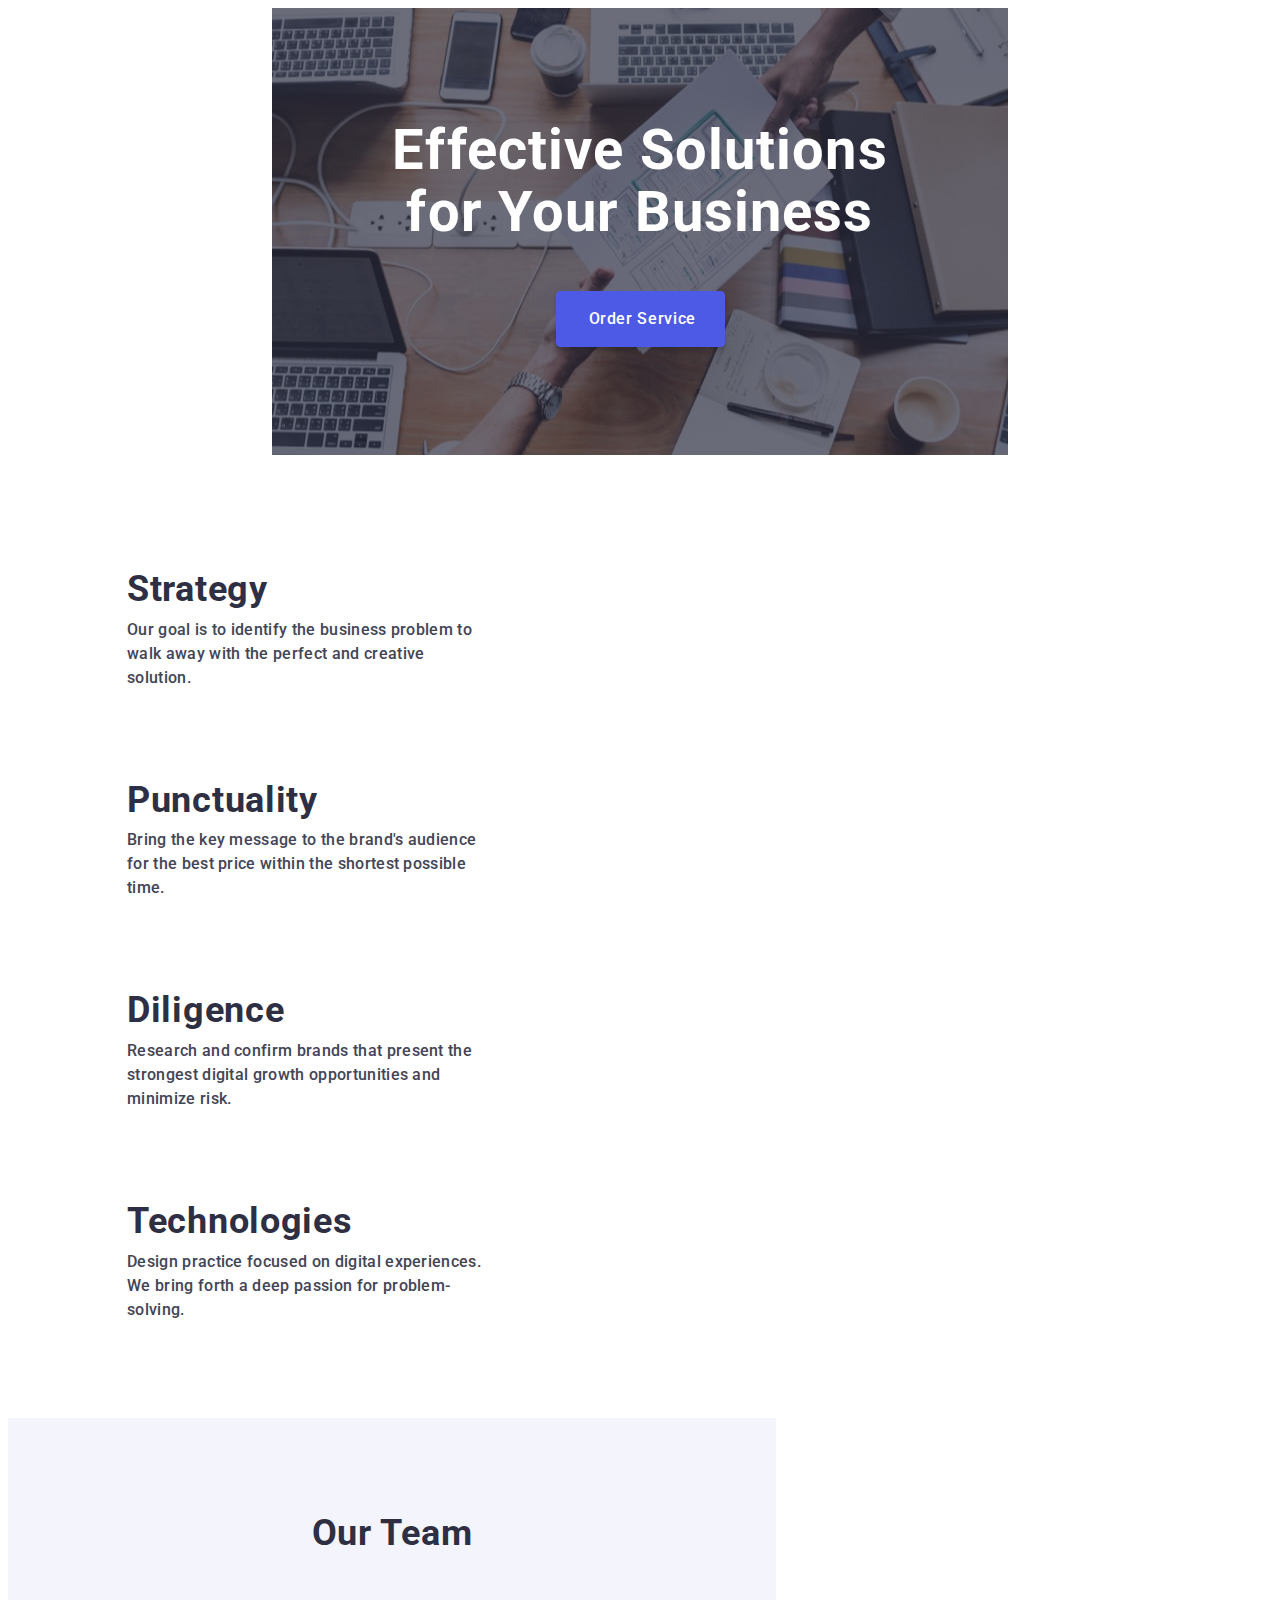
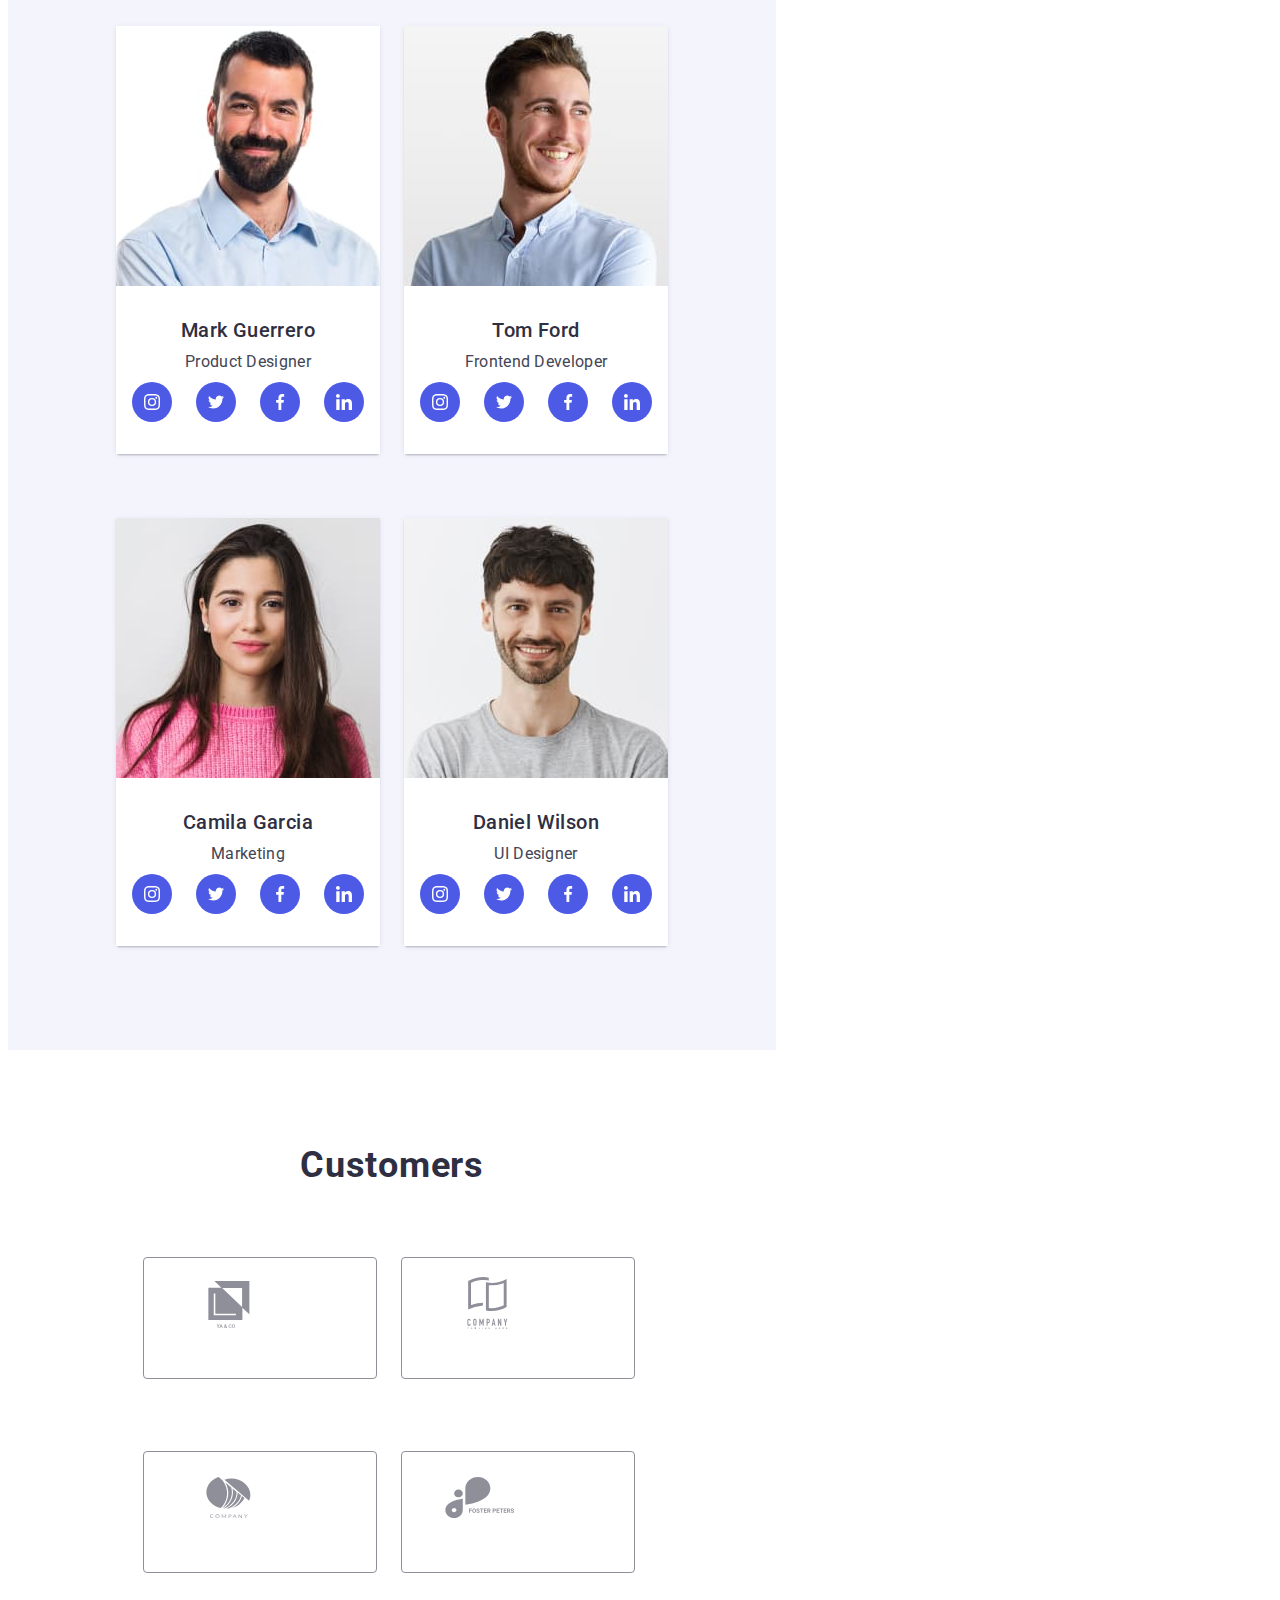
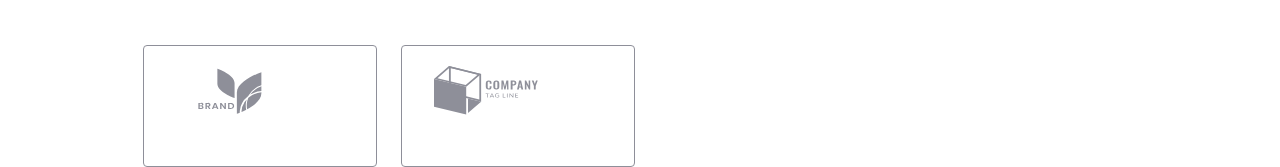
<file: index.html>
<!DOCTYPE html>
<html lang="en">
  <head>
    <meta charset="UTF-8" />
    <meta http-equiv="X-UA-Compatible" content="IE=edge" />
    <meta name="viewport" content="width=, initial-scale=1.0" />
    <title>WebStudio</title>
    <link rel="preconnect" href="https://fonts.googleapis.com" />
    <link rel="preconnect" href="https://fonts.gstatic.com" crossorigin />
    <link
      href="https://fonts.googleapis.com/css2?family=Raleway:wght@800&family=Roboto:wght@400;500;700;900&display=swap"
      rel="stylesheet"
    />
    <link
      rel="stylesheet"
      href="https://cdnjs.cloudflare.com/ajax/libs/modern-normalize/1.1.0/modern-normalize.min.css"
      integrity="sha512-wpPYUAdjBVSE4KJnH1VR1HeZfpl1ub8YT/NKx4PuQ5NmX2tKuGu6U/JRp5y+Y8XG2tV+wKQpNHVUX03MfMFn9Q=="
      crossorigin="anonymous"
      referrerpolicy="no-referrer"
    />
    <link rel="stylesheet" href="./css/styles.css" />
    <link rel="stylesheet" href="./css/media.css" />
    <meta name="viewport" content="width=device-width, initial-scale=1.0" />
  </head>
  <body>
    <!-- <header class="header">
      <div class="container header-container">
        <nav class="header-nav">
          <a href="./index.html" class="logo-header link"
            >Web<span class="studio">Studio</span></a
          >
          <ul class="mune list studio-menu">
            <li>
              <a href="./index.html" class="nav link studio-nav">Studio</a>
            </li>
            <li>
              <a href="./portfolio.html" class="nav link">Portfolio</a>
            </li>
            <li><a href="" class="nav link">Contacts</a></li>
          </ul>
        </nav>
        <address class="address">
          <ul class="mail-tel list">
            <li>
              <a href="mailto:info@devstudio.com" class="address-link link"
                >info@devstudio.com</a
              >
            </li>
            <li>
              <a href="tel:+110001111111" class="address-link link"
                >+11 (000) 111-11-11</a
              >
            </li>
          </ul>
        </address>
      </div>
    </header> -->
    <main>
      <!-- hero -->
      <section class="hero">
        <div class="container">
          <h1 class="hero-title">Effective Solutions for Your Business</h1>
          <button type="button" class="btn" data-modal-open>
            Order Service
          </button>
        </div>
      </section>
      <!-- advantages -->
      <section class="advantages section">
        <div class="container">
          <h2 class="section-h"></h2>
          <ul class="section-list list">
            <li class="section-lis">
              <div class="advanteges-icons-container">
                <svg width="64" height="64" class="advanteges-icons">
                  <use href="./images/icons.svg#icon-antenna"></use>
                </svg>
              </div>
              <h3 class="section-title">Strategy</h3>
              <p class="section-text">
                Our goal is to identify the business problem to walk away with
                the perfect and creative solution.
              </p>
            </li>
            <li class="section-lis">
              <div class="advanteges-icons-container">
                <svg width="64" height="64" class="advanteges-icons">
                  <use href="./images/icons.svg#icon-clock"></use>
                </svg>
              </div>
              <h3 class="section-title">Punctuality</h3>
              <p class="section-text">
                Bring the key message to the brand's audience for the best price
                within the shortest possible time.
              </p>
            </li>
            <li class="section-lis">
              <div class="advanteges-icons-container">
                <svg width="64" height="64" class="advanteges-icons">
                  <use href="./images/icons.svg#icon-diagram"></use>
                </svg>
              </div>
              <h3 class="section-title">Diligence</h3>
              <p class="section-text">
                Research and confirm brands that present the strongest digital
                growth opportunities and minimize risk.
              </p>
            </li>
            <li class="section-lis lis">
              <div class="advanteges-icons-container">
                <svg width="64" height="64" class="advanteges-icons">
                  <use href="./images/icons.svg#icon-astronaut"></use>
                </svg>
              </div>
              <h3 class="section-title">Technologies</h3>
              <p class="section-text">
                Design practice focused on digital experiences. We bring forth a
                deep passion for problem-solving.
              </p>
            </li>
          </ul>
        </div>
      </section>
      <!-- What are we doing -->
      <!-- <section class="work section">
        <div class="container">
          <h2 class="work-title">What are we doing</h2>
          <ul class="work-list list">
            <li>
              <img
                src="./images/computer.jpg"
                alt="computer"
                width="360"
                height="300"
              />
            </li>
            <li>
              <img
                src="./images/phone.jpg"
                alt="phone"
                width="360"
                height="300"
              />
            </li>
            <li>
              <img
                src="./images/phone_and_computer.jpg"
                alt="computer and phone"
                width="360"
                height="300"
              />
            </li>
          </ul>
        </div>
      </section> -->
      <!-- team -->
      <section class="team section">
        <div class="container">
          <h2 class="team-title">Our Team</h2>
          <ul class="team-list list">
            <li class="team-lis">
              <img
                src="./images/mark_guerrero.jpg"
                alt="team worker"
                width="264"
                height="260"
              />
              <div class="contur">
                <h3 class="team-member">Mark Guerrero</h3>
                <p class="team-text">Product Designer</p>
                <ul class="team-soc-list list">
                  <li class="team-soc-item">
                    <a href="" class="team-soc-link">
                      <svg width="16" height="16" class="team-soc">
                        <use href="./images/icons.svg#icon-instagram"></use>
                      </svg>
                    </a>
                  </li>
                  <li class="team-soc-item">
                    <a href="" class="team-soc-link">
                      <svg width="16" height="16" class="team-soc">
                        <use href="./images/icons.svg#icon-twitter"></use>
                      </svg>
                    </a>
                  </li>
                  <li class="team-soc-item">
                    <a href="" class="team-soc-link">
                      <svg width="16" height="16" class="team-soc">
                        <use href="./images/icons.svg#icon-facebook"></use>
                      </svg>
                    </a>
                  </li>
                  <li class="team-soc-item">
                    <a href="" class="team-soc-link">
                      <svg width="16" height="16" class="team-soc">
                        <use href="./images/icons.svg#icon-linkedin"></use>
                      </svg>
                    </a>
                  </li>
                </ul>
              </div>
            </li>
            <li class="team-lis">
              <img
                src="./images/tom_ford.jpg"
                alt="team worker"
                width="264"
                height="260"
              />
              <div class="contur">
                <h3 class="team-member">Tom Ford</h3>
                <p class="team-text">Frontend Developer</p>
                <ul class="team-soc-list list">
                  <li class="team-soc-item">
                    <a href="" class="team-soc-link">
                      <svg width="16" height="16" class="team-soc">
                        <use href="./images/icons.svg#icon-instagram"></use>
                      </svg>
                    </a>
                  </li>
                  <li class="team-soc-item">
                    <a href="" class="team-soc-link">
                      <svg width="16" height="16" class="team-soc">
                        <use href="./images/icons.svg#icon-twitter"></use>
                      </svg>
                    </a>
                  </li>
                  <li class="team-soc-item">
                    <a href="" class="team-soc-link">
                      <svg width="16" height="16" class="team-soc">
                        <use href="./images/icons.svg#icon-facebook"></use>
                      </svg>
                    </a>
                  </li>
                  <li class="team-soc-item">
                    <a href="" class="team-soc-link">
                      <svg width="16" height="16" class="team-soc">
                        <use href="./images/icons.svg#icon-linkedin"></use>
                      </svg>
                    </a>
                  </li>
                </ul>
              </div>
            </li>
            <li class="team-lis">
              <img
                src="./images/camila_garcia.jpg"
                alt="team worker"
                width="264"
                height="260"
              />
              <div class="contur">
                <h3 class="team-member">Camila Garcia</h3>
                <p class="team-text">Marketing</p>
                <ul class="team-soc-list list">
                  <li class="team-soc-item">
                    <a href="" class="team-soc-link">
                      <svg width="16" height="16" class="team-soc">
                        <use href="./images/icons.svg#icon-instagram"></use>
                      </svg>
                    </a>
                  </li>
                  <li class="team-soc-item">
                    <a href="" class="team-soc-link">
                      <svg width="16" height="16" class="team-soc">
                        <use href="./images/icons.svg#icon-twitter"></use>
                      </svg>
                    </a>
                  </li>
                  <li class="team-soc-item">
                    <a href="" class="team-soc-link">
                      <svg width="16" height="16" class="team-soc">
                        <use href="./images/icons.svg#icon-facebook"></use>
                      </svg>
                    </a>
                  </li>
                  <li class="team-soc-item">
                    <a href="" class="team-soc-link">
                      <svg width="16" height="16" class="team-soc">
                        <use href="./images/icons.svg#icon-linkedin"></use>
                      </svg>
                    </a>
                  </li>
                </ul>
              </div>
            </li>
            <li class="team-lis">
              <img
                src="./images/daniel_wilson.jpg"
                alt="team worker"
                width="264"
                height="260"
              />
              <div class="contur">
                <h3 class="team-member">Daniel Wilson</h3>
                <p class="team-text">UI Designer</p>
                <ul class="team-soc-list list">
                  <li class="team-soc-item">
                    <a href="" class="team-soc-link">
                      <svg width="16" height="16" class="team-soc">
                        <use href="./images/icons.svg#icon-instagram"></use>
                      </svg>
                    </a>
                  </li>
                  <li class="team-soc-item">
                    <a href="" class="team-soc-link">
                      <svg width="16" height="16" class="team-soc">
                        <use href="./images/icons.svg#icon-twitter"></use>
                      </svg>
                    </a>
                  </li>
                  <li class="team-soc-item">
                    <a href="" class="team-soc-link">
                      <svg width="16" height="16" class="team-soc">
                        <use href="./images/icons.svg#icon-facebook"></use>
                      </svg>
                    </a>
                  </li>
                  <li class="team-soc-item">
                    <a href="" class="team-soc-link">
                      <svg width="16" height="16" class="team-soc">
                        <use href="./images/icons.svg#icon-linkedin"></use>
                      </svg>
                    </a>
                  </li>
                </ul>
              </div>
            </li>
          </ul>
        </div>
      </section>
      <!-- customers -->
      <section class="customers">
        <div class="container">
          <h2 class="customers-title">Customers</h2>
          <ul class="customers-list-icon list">
            <li class="customers-item-icon">
              <a href="" class="customers-link-icon">
                <svg width="110" height="56px" class="customers-icon">
                  <use href="./images/icons.svg#icon-ya-co"></use>
                </svg>
              </a>
            </li>
            <li class="customers-item-icon">
              <a href="" class="customers-link-icon">
                <svg width="110" height="56px" class="customers-icon">
                  <use href="./images/icons.svg#icon-company-tagline"></use>
                </svg>
              </a>
            </li>
            <li class="customers-item-icon">
              <a href="" class="customers-link-icon">
                <svg width="110" height="56px" class="customers-icon">
                  <use href="./images/icons.svg#icon-company"></use>
                </svg>
              </a>
            </li>
            <li class="customers-item-icon">
              <a href="" class="customers-link-icon">
                <svg width="110" height="56px" class="customers-icon">
                  <use href="./images/icons.svg#icon-foster-peters"></use>
                </svg>
              </a>
            </li>
            <li class="customers-item-icon">
              <a href="" class="customers-link-icon">
                <svg width="110" height="56px" class="customers-icon">
                  <use href="./images/icons.svg#icon-brand"></use>
                </svg>
              </a>
            </li>
            <li class="customers-item-icon">
              <a href="" class="customers-link-icon">
                <svg width="110" height="56px" class="customers-icon">
                  <use href="./images/icons.svg#icon-tag-line"></use>
                </svg>
              </a>
            </li>
          </ul>
        </div>
      </section>
    </main>
    <!-- footer -->
    <!-- <footer class="footer section">
      <div class="container footer-container">
        <div class="footer-container-icon">
          <a href="./index.html" class="logo-footer link"
            >Web<span class="footer-studio">Studio</span></a
          >
          <p class="footer-text">
            Increase the flow of customers and sales for your business with
            digital marketing & growth solutions.
          </p>
        </div>
        <div class="footer-soc-container">
          <h2 class="footer-title">Social media</h2>
          <ul class="footer-soc-list list">
            <li class="fotter-soc-item">
              <a href="" class="footer-soc-link">
                <svg width="24" height="24" class="footer-soc">
                  <use href="./images/icons.svg#icon-instagram"></use>
                </svg>
              </a>
            </li>
            <li class="fotter-soc-item">
              <a href="" class="footer-soc-link">
                <svg width="24" height="24" class="footer-soc">
                  <use href="./images/icons.svg#icon-twitter"></use>
                </svg>
              </a>
            </li>
            <li class="fotter-soc-item">
              <a href="" class="footer-soc-link">
                <svg width="24" height="24" class="footer-soc">
                  <use href="./images/icons.svg#icon-facebook"></use>
                </svg>
              </a>
            </li>
            <li class="fotter-soc-item">
              <a href="" class="footer-soc-link">
                <svg width="24" height="24" class="footer-soc">
                  <use href="./images/icons.svg#icon-linkedin"></use>
                </svg>
              </a>
            </li>
          </ul>
        </div>
        <div class="fotter-subscribe">
          <h2 class="subscribe-title">Subscribe</h2>
          <form class="input-container">
            <input
              type="text"
              class="input-footer"
              name="e-mail"
              id="e-mail"
              placeholder="E-mail"
            />
            <button type="submit" class="footer-btn">
              Subscribe
              <svg class="icon-send">
                <use href="./images/icons.svg#icon-send"></use>
              </svg>
            </button>
          </form>
        </div>
      </div>
    </footer> -->
    <!-- modal -->
    <!-- <div class="backdrop is-hidden" data-modal>
      <div class="modal">
        <button type="button" class="modal-buttom" data-modal-close>
          <svg width="8" height="8" class="modal-icon">
            <use href="./images/icons.svg#icon-close-black"></use>
          </svg>
        </button>
        <h2 class="modal-title">
          Leave your contacts and we will call you back
        </h2>
        <form class="modal-form">
          <div class="modal-container">
            <label for="user-name" class="modal-label">Name</label>
            <div class="input-svg">
              <input
                type="text"
                id="user-name"
                name="user-name"
                class="modal-input"
              />
              <svg width="18" height="24" class="modal-input-icon">
                <use href="./images/icons.svg#icon-name"></use>
              </svg>
            </div>
          </div>
          <div class="modal-container">
            <label for="user-phone" class="modal-label">Phone</label>
            <div class="input-svg">
              <input
                type="tel"
                id="user-phone"
                name="user-phone"
                class="modal-input"
              />
              <svg width="18" height="24" class="modal-input-icon">
                <use href="./images/icons.svg#icon-phone"></use>
              </svg>
            </div>
          </div>
          <div class="modal-container">
            <label for="user-email" class="modal-label">Email</label>
            <div class="input-svg">
              <input
                type="email"
                id="user-email"
                name="user-email"
                class="modal-input"
              />
              <svg width="18" height="24" class="modal-input-icon">
                <use href="./images/icons.svg#icon-email"></use>
              </svg>
            </div>
          </div>
          <div class="textarea-container">
            <label for="user-comment" class="modal-label">Comment</label>
            <textarea
              class="textarea"
              name="user-comment"
              id="user-comment"
              cols="30"
              rows="10"
              placeholder="Text input"
            ></textarea>
          </div>
          <div class="modal-checkbox">
            <input
              type="checkbox"
              id="checkbox"
              name="checkbox"
              value="true"
              class="check-modal visually-hidden"
            />
            <label for="checkbox" class="checkbox-label">
              I accept the terms and conditions of the
              <a href="" class="check-link">Privacy Policy</a>
            </label>
          </div>
          <button type="submit" class="modal-btn">Send</button>
        </form>
      </div>
    </div> -->
    <script src="./js/modal.js"></script>
  </body>
</html>
</file>
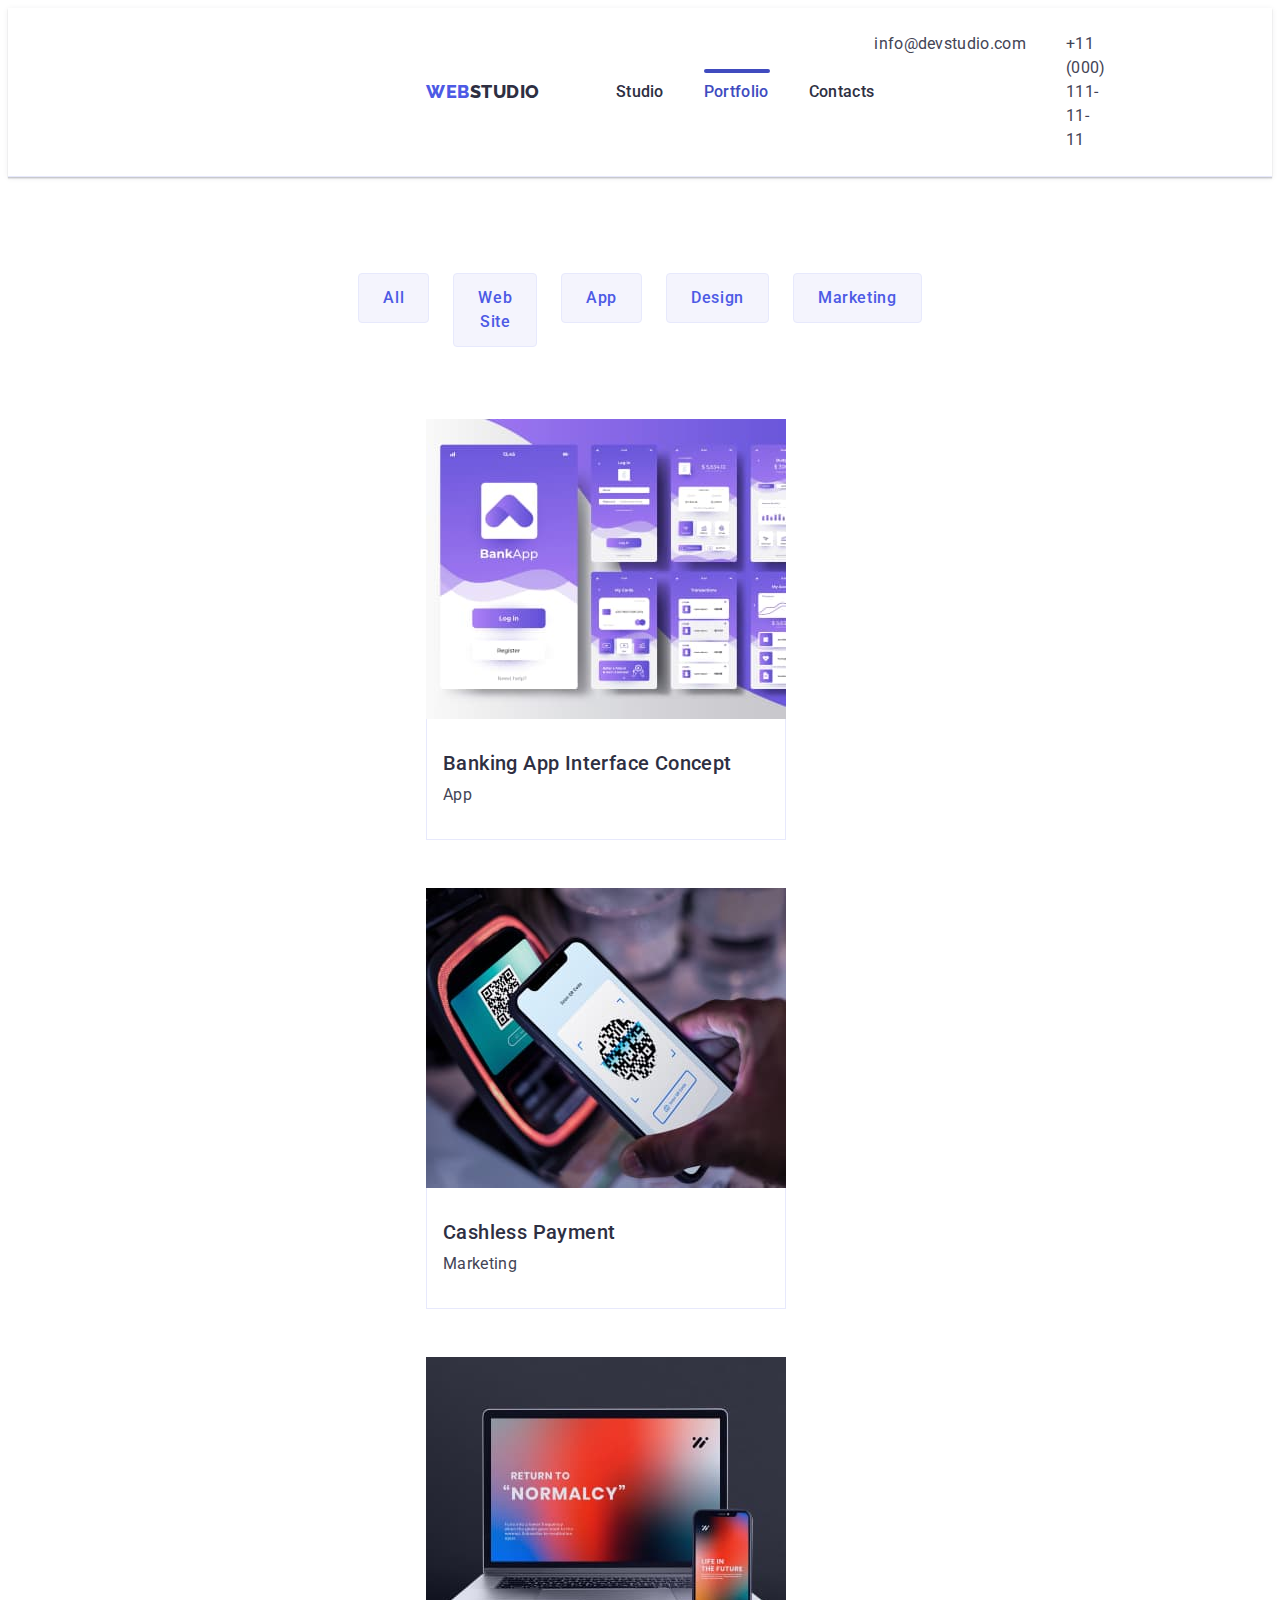
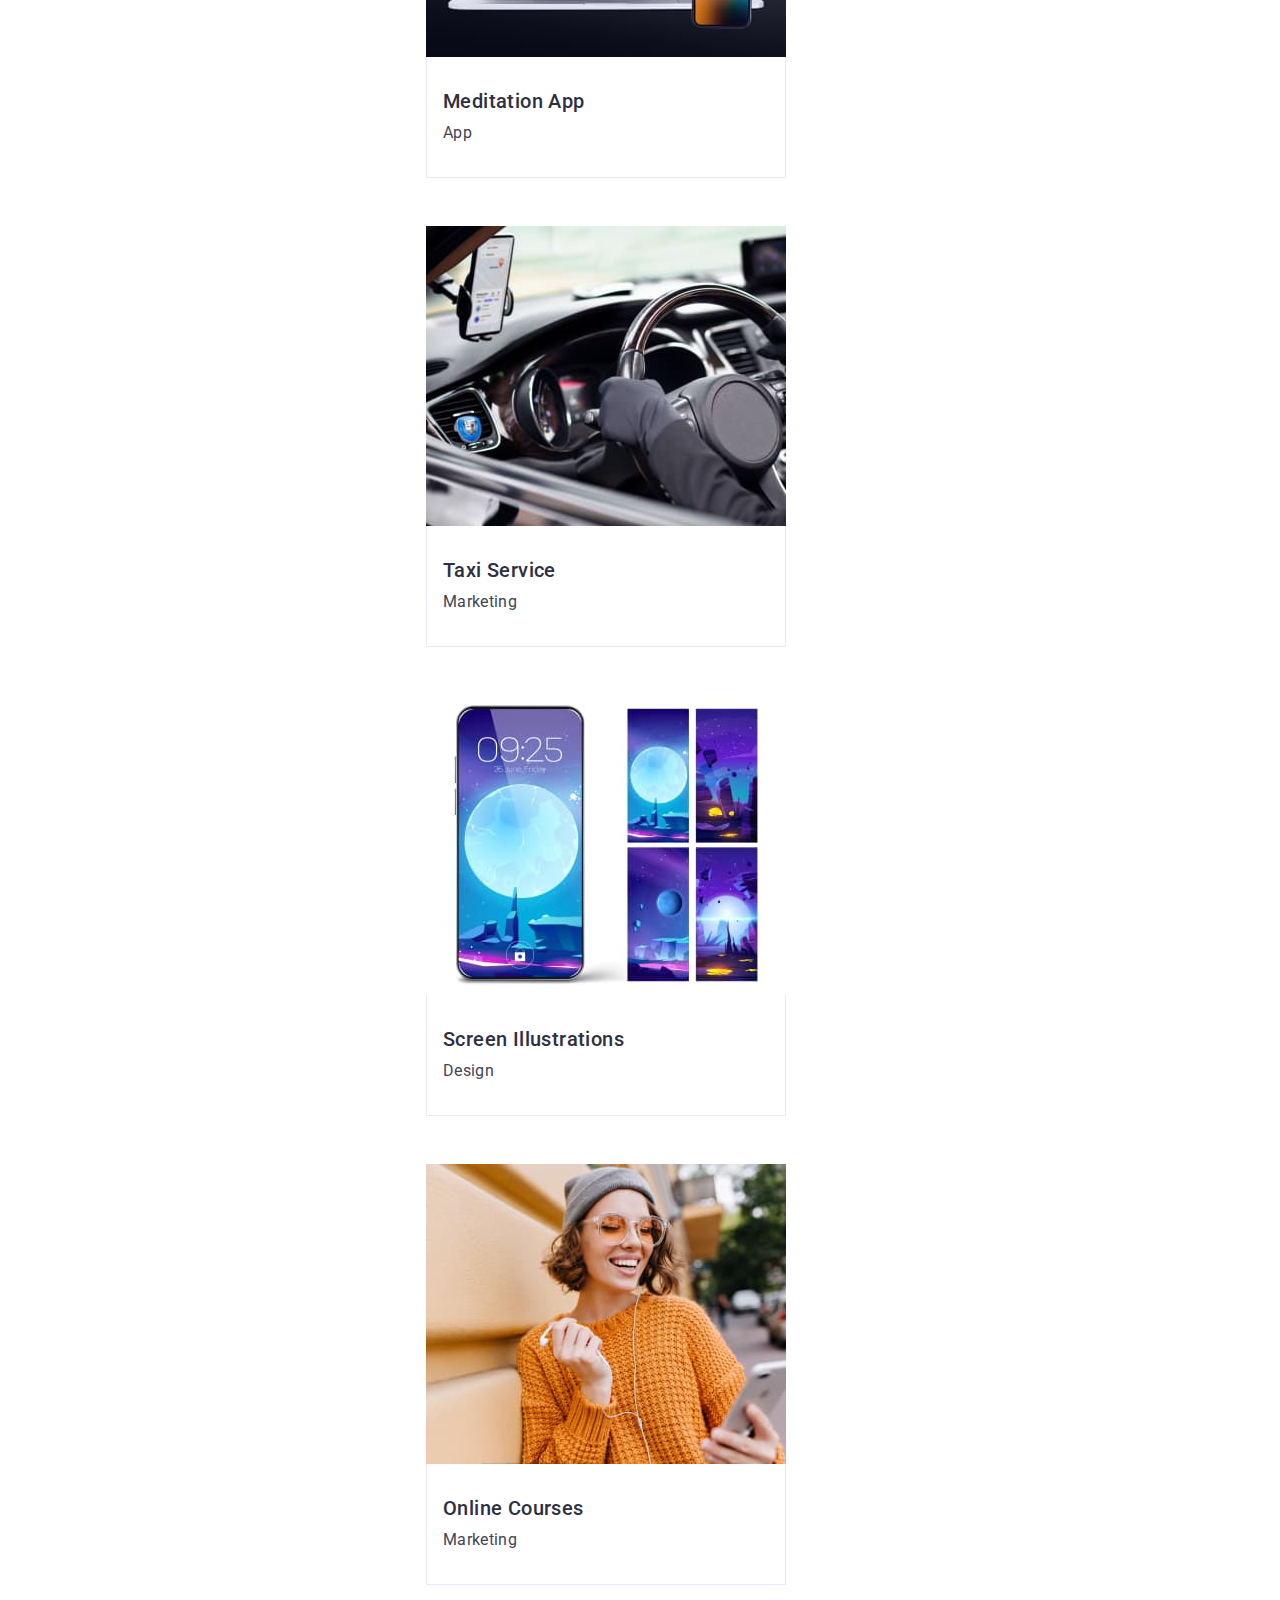
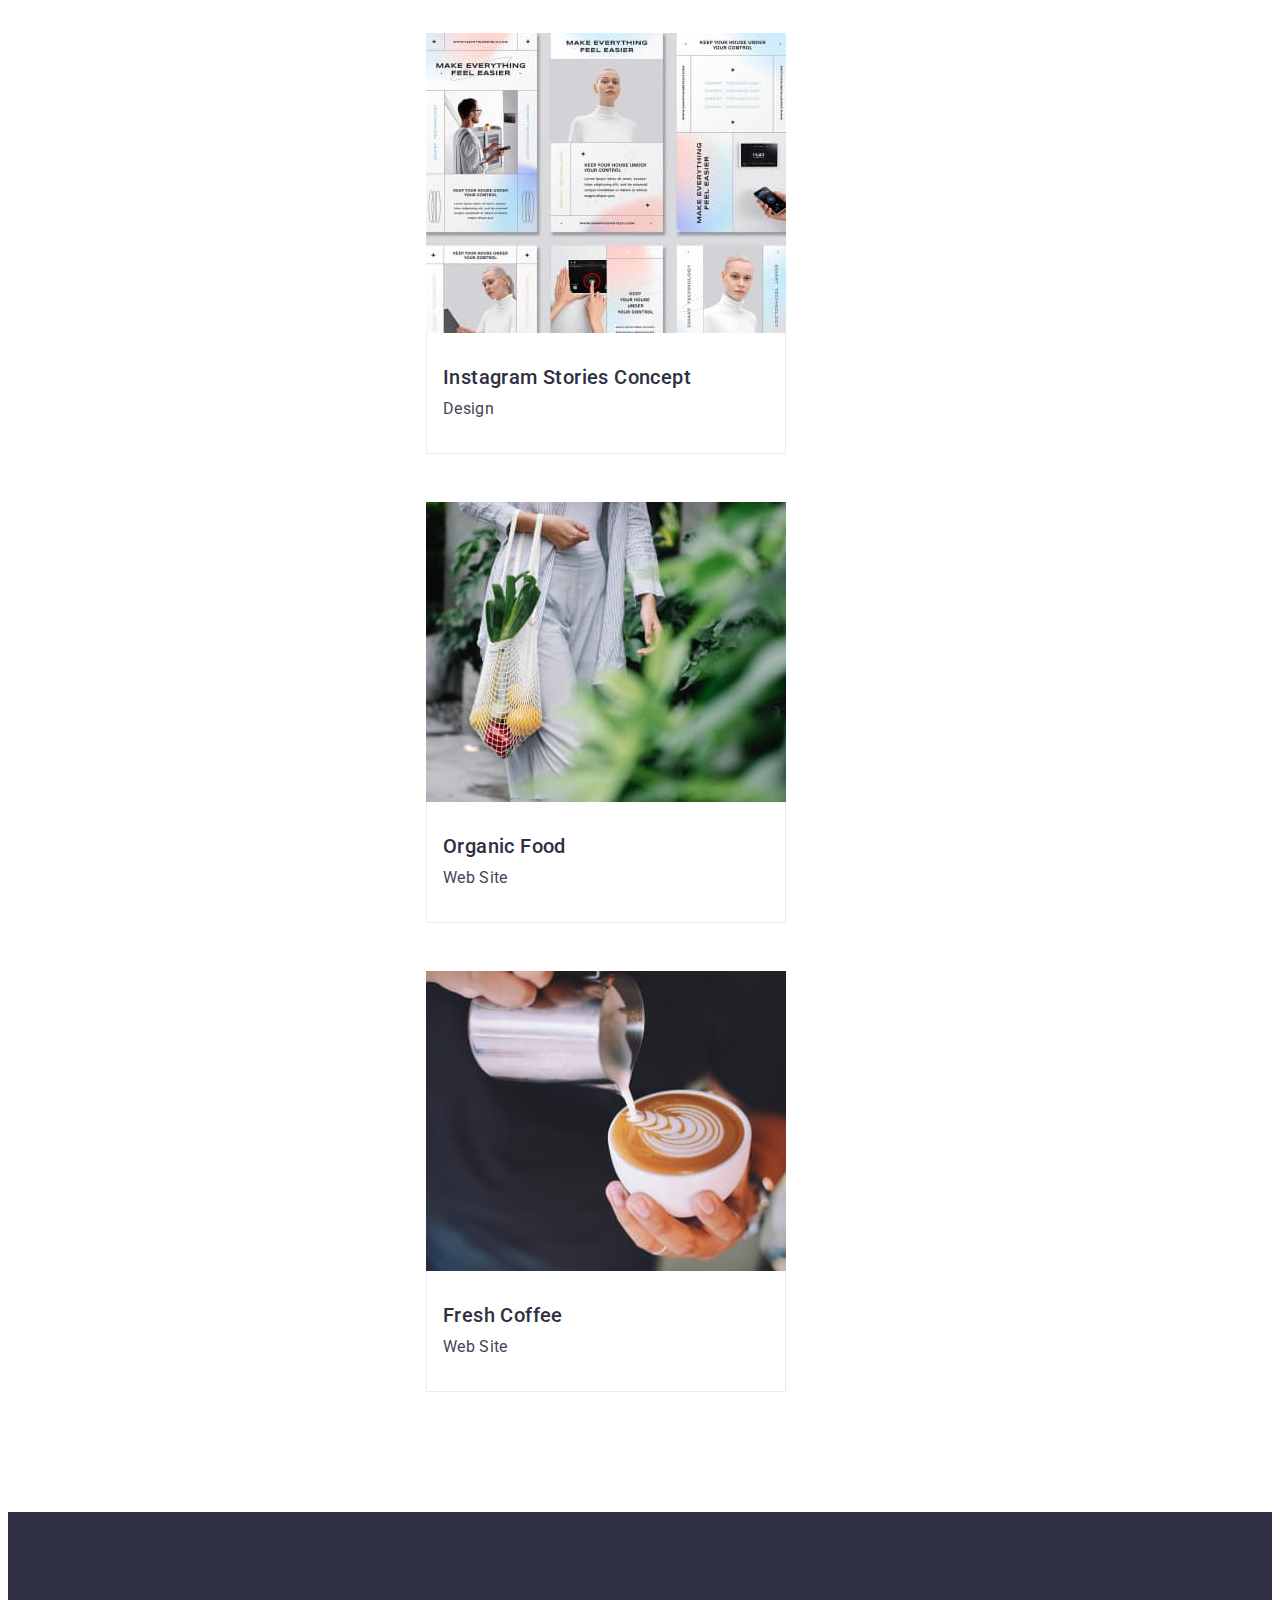
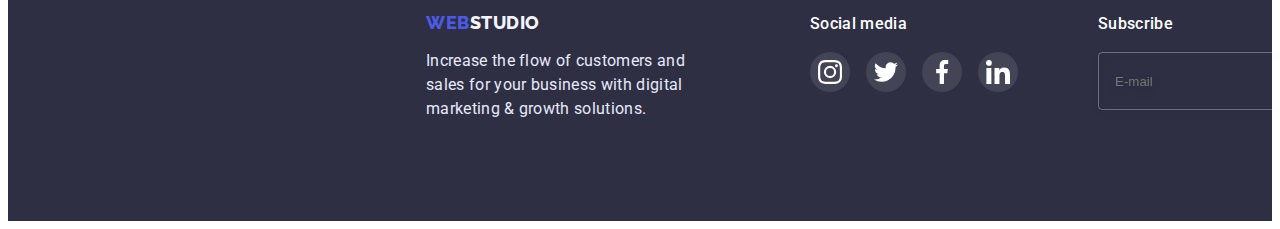
<file: portfolio.html>
<!DOCTYPE html>
<html lang="en">
  <head>
    <meta charset="UTF-8" />
    <meta http-equiv="X-UA-Compatible" content="IE=edge" />
    <meta name="viewport" content="width=device-width, initial-scale=1.0" />
    <title>WebStudio</title>
    <link rel="preconnect" href="https://fonts.googleapis.com" />
    <link rel="preconnect" href="https://fonts.gstatic.com" crossorigin />
    <link
      href="https://fonts.googleapis.com/css2?family=Raleway:wght@800&family=Roboto:wght@400;500;700;900&display=swap"
      rel="stylesheet"
    />
    <link
      rel="stylesheet"
      href="https://cdnjs.cloudflare.com/ajax/libs/modern-normalize/1.1.0/modern-normalize.min.css"
      integrity="sha512-wpPYUAdjBVSE4KJnH1VR1HeZfpl1ub8YT/NKx4PuQ5NmX2tKuGu6U/JRp5y+Y8XG2tV+wKQpNHVUX03MfMFn9Q=="
      crossorigin="anonymous"
      referrerpolicy="no-referrer"
    />
    <link rel="stylesheet" href="./css/styles.css" />
  </head>
  <body>
    <header class="header header-portfolio">
      <div class="container header-container">
        <nav class="header-nav">
          <a href="./index.html" class="logo-header link"
            >Web<span class="studio">Studio</span></a
          >
          <ul class="mune list portfolio-mune">
            <li><a href="./index.html" class="nav link">Studio</a></li>
            <li>
              <a href="./portfolio.html" class="nav link portfolio-nav"
                >Portfolio</a
              >
            </li>
            <li><a href="" class="nav link">Contacts</a></li>
          </ul>
        </nav>
        <address class="address">
          <ul class="mail-tel list">
            <li>
              <a href="mailto:info@devstudio.com" class="address-link link"
                >info@devstudio.com</a
              >
            </li>
            <li>
              <a href="tel:+110001111111" class="address-link link"
                >+11 (000) 111-11-11</a
              >
            </li>
          </ul>
        </address>
      </div>
    </header>
    <main>
      <section class="portfolio">
        <div class="container">
          <h1 hidden>portfolio</h1>
          <ul class="mune-btn list">
            <li class="portfolio-li">
              <button type="button" class="portfolio-btn">All</button>
            </li>
            <li class="portfolio-li">
              <button type="button" class="portfolio-btn">Web Site</button>
            </li>
            <li class="portfolio-li">
              <button type="button" class="portfolio-btn">App</button>
            </li>
            <li class="portfolio-li">
              <button type="button" class="portfolio-btn">Design</button>
            </li>
            <li class="portfolio-li btn-marketing">
              <button type="button" class="portfolio-btn">Marketing</button>
            </li>
          </ul>
          <ul class="portfolio-list list">
            <li class="portfolio-item">
              <a href="" class="link">
                <div class="portfolio-img-container">
                  <img
                    src="./images/banking-app.jpg"
                    alt="banking app"
                    width="360"
                    height="300"
                  />
                  <p class="portfolio-img-text">
                    14 Stylish and User-Friendly App Design Concepts · Task
                    Manager App · Calorie Tracker App · Exotic Fruit Ecommerce
                    App · Cloud Storage App
                  </p>
                </div>
                <div class="portfolio-blok">
                  <h2 class="portfolio-title">Banking App Interface Concept</h2>
                  <p class="portfolio-text">App</p>
                </div></a
              >
            </li>
            <li class="portfolio-item">
              <a href="" class="link">
                <div class="portfolio-img-container">
                  <img
                    src="./images/cashless-payment.jpg"
                    alt="cashless payment"
                    width="360"
                    height="300"
                  />
                  <p class="portfolio-img-text">
                    14 Stylish and User-Friendly App Design Concepts · Task
                    Manager App · Calorie Tracker App · Exotic Fruit Ecommerce
                    App · Cloud Storage App
                  </p>
                </div>
                <div class="portfolio-blok">
                  <h2 class="portfolio-title">Cashless Payment</h2>
                  <p class="portfolio-text">Marketing</p>
                </div></a
              >
            </li>
            <li class="portfolio-item">
              <a href="" class="link">
                <div class="portfolio-img-container">
                  <img
                    src="./images/meditaion-app.jpg"
                    alt="phone_and_computer"
                    width="360"
                    height="300"
                  />
                  <p class="portfolio-img-text">
                    14 Stylish and User-Friendly App Design Concepts · Task
                    Manager App · Calorie Tracker App · Exotic Fruit Ecommerce
                    App · Cloud Storage App
                  </p>
                </div>
                <div class="portfolio-blok">
                  <h2 class="portfolio-title">Meditation App</h2>
                  <p class="portfolio-text">App</p>
                </div></a
              >
            </li>
            <li class="portfolio-item">
              <a href="" class="link">
                <div class="portfolio-img-container">
                  <img
                    src="./images/taxi-service.jpg"
                    alt="car"
                    width="360"
                    height="300"
                  />
                  <p class="portfolio-img-text">
                    14 Stylish and User-Friendly App Design Concepts · Task
                    Manager App · Calorie Tracker App · Exotic Fruit Ecommerce
                    App · Cloud Storage App
                  </p>
                </div>
                <div class="portfolio-blok">
                  <h2 class="portfolio-title">Taxi Service</h2>
                  <p class="portfolio-text">Marketing</p>
                </div></a
              >
            </li>
            <li class="portfolio-item">
              <a href="" class="link">
                <div class="portfolio-img-container">
                  <img
                    src="./images/screen.jpg"
                    alt="phone"
                    width="360"
                    height="300"
                  />
                  <p class="portfolio-img-text">
                    14 Stylish and User-Friendly App Design Concepts · Task
                    Manager App · Calorie Tracker App · Exotic Fruit Ecommerce
                    App · Cloud Storage App
                  </p>
                </div>
                <div class="portfolio-blok">
                  <h2 class="portfolio-title">Screen Illustrations</h2>
                  <p class="portfolio-text">Design</p>
                </div></a
              >
            </li>
            <li class="portfolio-item">
              <a href="" class="link">
                <div class="portfolio-img-container">
                  <img
                    src="./images/online-courses.jpg"
                    alt="girl with phone"
                    width="360"
                    height="300"
                  />
                  <p class="portfolio-img-text">
                    14 Stylish and User-Friendly App Design Concepts · Task
                    Manager App · Calorie Tracker App · Exotic Fruit Ecommerce
                    App · Cloud Storage App
                  </p>
                </div>
                <div class="portfolio-blok">
                  <h2 class="portfolio-title">Online Courses</h2>
                  <p class="portfolio-text">Marketing</p>
                </div></a
              >
            </li>
            <li class="portfolio-item">
              <a href="" class="link">
                <div class="portfolio-img-container">
                  <img
                    src="./images/instagram-stories.jpg"
                    alt="instagram stories"
                    width="360"
                    height="300"
                  />
                  <p class="portfolio-img-text">
                    14 Stylish and User-Friendly App Design Concepts · Task
                    Manager App · Calorie Tracker App · Exotic Fruit Ecommerce
                    App · Cloud Storage App
                  </p>
                </div>
                <div class="portfolio-blok">
                  <h2 class="portfolio-title">Instagram Stories Concept</h2>
                  <p class="portfolio-text">Design</p>
                </div></a
              >
            </li>
            <li class="portfolio-item">
              <a href="" class="link">
                <div class="portfolio-img-container">
                  <img
                    src="./images/organic-food.jpg"
                    alt="organic food"
                    width="360"
                    height="300"
                  />
                  <p class="portfolio-img-text">
                    14 Stylish and User-Friendly App Design Concepts · Task
                    Manager App · Calorie Tracker App · Exotic Fruit Ecommerce
                    App · Cloud Storage App
                  </p>
                </div>
                <div class="portfolio-blok">
                  <h2 class="portfolio-title">Organic Food</h2>
                  <p class="portfolio-text">Web Site</p>
                </div></a
              >
            </li>
            <li class="portfolio-item">
              <a href="" class="link">
                <div class="portfolio-img-container">
                  <img
                    src="./images/coffee.jpg"
                    alt="coffee"
                    width="360"
                    height="300"
                  />
                  <p class="portfolio-img-text">
                    14 Stylish and User-Friendly App Design Concepts · Task
                    Manager App · Calorie Tracker App · Exotic Fruit Ecommerce
                    App · Cloud Storage App
                  </p>
                </div>
                <div class="portfolio-blok">
                  <h2 class="portfolio-title">Fresh Coffee</h2>
                  <p class="portfolio-text">Web Site</p>
                </div></a
              >
            </li>
          </ul>
        </div>
      </section>
    </main>
    <footer class="footer section">
      <div class="container footer-container">
        <div class="footer-container-icon">
          <a href="./index.html" class="logo-footer link"
            >Web<span class="footer-studio">Studio</span></a
          >
          <p class="footer-text">
            Increase the flow of customers and sales for your business with
            digital marketing & growth solutions.
          </p>
        </div>
        <div class="footer-soc-container">
          <h2 class="footer-title">Social media</h2>
          <ul class="footer-soc-list list">
            <li class="fotter-soc-item">
              <a href="" class="footer-soc-link">
                <svg width="24" height="24" class="footer-soc">
                  <use href="./images/icons.svg#icon-instagram"></use>
                </svg>
              </a>
            </li>
            <li class="fotter-soc-item">
              <a href="" class="footer-soc-link">
                <svg width="24" height="24" class="footer-soc">
                  <use href="./images/icons.svg#icon-twitter"></use>
                </svg>
              </a>
            </li>
            <li class="fotter-soc-item">
              <a href="" class="footer-soc-link">
                <svg width="24" height="24" class="footer-soc">
                  <use href="./images/icons.svg#icon-facebook"></use>
                </svg>
              </a>
            </li>
            <li class="fotter-soc-item">
              <a href="" class="footer-soc-link">
                <svg width="24" height="24" class="footer-soc">
                  <use href="./images/icons.svg#icon-linkedin"></use>
                </svg>
              </a>
            </li>
          </ul>
        </div>
        <div class="fotter-subscribe">
          <h2 class="subscribe-title">Subscribe</h2>
          <form class="input-container">
            <input
              type="text"
              class="input-footer"
              name="e-mail"
              id="e-mail"
              placeholder="E-mail"
            />
            <button type="submit" class="footer-btn">
              Subscribe
              <svg class="icon-send">
                <use href="./images/icons.svg#icon-send"></use>
              </svg>
            </button>
          </form>
        </div>
      </div>
    </footer>
  </body>
</html>
</file>
<file: css/styles.css>
:root {
  --contactscolor: #434455;
  --navcolor: #2e2f42;
}

.visually-hidden {
  position: absolute;
  width: 1px;
  height: 1px;
  margin: -1px;
  border: 0;
  padding: 0;

  white-space: nowrap;
  clip-path: inset(100%);
  clip: rect(0 0 0 0);
  overflow: hidden;
}
p,
h1,
h2,
h3,
h4,
h5,
h6 {
  margin: 0;
}
ul {
  padding-left: 0;
  margin: 0;
}
img {
  display: block;
  width: 100%;
  height: auto;
}
body {
  font-family: "Roboto", sans-serif;
  color: #434455;
}
.container {
  width: 428px;
  padding-left: 15px;
  padding-right: 15px;
  margin: 0 auto;
}
.list {
  list-style: none;
}
.link {
  text-decoration: none;
}

/* logo */
.logo-header {
  font-family: "Raleway", sans-serif;
  font-weight: 800;
  font-size: 18px;
  line-height: 1.17;
  letter-spacing: 0.03em;
  color: #4d5ae5;
  text-transform: uppercase;
}
.studio {
  color: #2e2f42;
}
/* header */

.header {
  background-color: #ffffff;
}
.header-portfolio {
  box-shadow: 0px 2px 1px rgba(46, 47, 66, 0.08),
    0px 1px 1px rgba(46, 47, 66, 0.16), 0px 1px 6px rgba(46, 47, 66, 0.08);
}
.nav {
  font-weight: 500;
  font-size: 16px;
  line-height: 1.5;
  letter-spacing: 0.02em;
  color: var(--navcolor);
  padding-top: 24px;
  padding-bottom: 24px;
  transition: color 250ms cubic-bezier(0.4, 0, 0.2, 1);
}
.studio-nav {
  color: #404bbf;
}
.studio-menu::after {
  content: "";
  position: absolute;
  top: 49px;
  margin-top: 20px;
  width: 48px;
  height: 4px;
  background-color: #404bbf;
  border-radius: 2px;
}
.address-link {
  font-weight: 400;
  font-size: 16px;
  line-height: 1.5;
  letter-spacing: 0.02em;
  color: var(--contactscolor);
  transition: color 250ms cubic-bezier(0.4, 0, 0.2, 1);
}
.address {
  font-style: normal;
  margin-left: auto;
}
.nav:hover,
.nav:focus {
  color: #404bbf;
}
.address-link:hover,
.address-link:focus {
  color: #404bbf;
}
.header {
  border-bottom: 1px solid#e7e9fc;
}
.header-nav {
  display: flex;
  align-items: center;
}
.mune {
  display: flex;
  gap: 40px;
  margin-left: 76px;
}
.header-container {
  display: flex;
}
.mail-tel {
  display: flex;
  gap: 40px;
  padding-top: 24px;
  padding-bottom: 24px;
}
/*  hero */
.hero {
  width: 396px;
  background-color: #2e2f42;
  background-image: linear-gradient(
      rgba(46, 47, 66, 0.7),
      rgba(46, 47, 66, 0.7)
    ),
    url(../images/hero-bg.jpg);
  background-repeat: no-repeat;
  background-position: center;
  padding-top: 185px;
  padding-bottom: 185px;
  margin: 0 auto;
}
.hero-title {
  width: 320px;
  margin: auto;
  font-weight: 700;
  font-size: 36px;
  line-height: 1.1;
  text-align: center;
  letter-spacing: 0.02em;
  color: #ffffff;
}
.btn {
  min-width: 169px;
  height: 56px;
  font-family: "Roboto", sans-serif;
  font-weight: 500;
  font-size: 16px;
  line-height: 1.5;
  display: flex;
  align-items: center;
  letter-spacing: 0.04em;
  color: #ffffff;
  background: #4d5ae5;
  box-shadow: 0px 4px 4px rgba(0, 0, 0, 0.15);
  cursor: pointer;
  padding-left: 32px;
  margin: auto;
  margin-top: 48px;
  border-radius: 4px;
  border: 1px solid#4d5ae5;
  transition: background-color 250ms cubic-bezier(0.4, 0, 0.2, 1),
    border-color 250ms cubic-bezier(0.4, 0, 0.2, 1);
}
.btn:hover,
.btn:focus {
  background-color: #404bbf;
  box-shadow: 0px 4px 4px rgba(0, 0, 0, 0.15);
  border: 1px solid#404bbf;
}
/* section */
.advantages {
  width: 396px;
  background-color: #ffffff;
  padding-bottom: 96px;
  padding-top: 96px;
}
.advanteges-icons {
  width: 0;
  height: 0;
}
.section-title {
  font-weight: 700;
  font-size: 36px;
  line-height: 1.1;
  text-align: center;
  letter-spacing: 0.02em;
  text-transform: capitalize;
  color: #2e2f42;
  margin-bottom: 8px;
}
.section-text {
  width: 396px;
  font-weight: 500;
  font-size: 16px;
  line-height: 1.5;
  letter-spacing: 0.02em;
  color: #434455;
}
.section-list {
  display: flex;
  flex-wrap: wrap;
  margin: auto;
  row-gap: 72px;
}

.section-lis {
  width: 396px;
}
.lis {
  margin-right: 0;
}

/* What are we doing */
.work {
  background-color: #ffffff;
  padding-top: 60px;
  padding-bottom: 120px;
}
.work-title {
  min-width: 323px;

  margin: 0 auto;
  font-weight: 700;
  font-size: 36px;
  line-height: 1.11;
  text-align: center;
  letter-spacing: 0.02em;
  text-transform: capitalize;
  color: #2e2f42;
}
.work-list {
  margin-top: 72px;
  display: flex;
  gap: 24px;
}

/* team */
.team {
  width: 396px;
  background: #f4f4fd;
  padding-top: 120px;
  padding-bottom: 120px;
}
.team-title {
  margin-bottom: 72px;
  font-weight: 700;
  font-size: 36px;
  line-height: 1.11;
  text-align: center;
  letter-spacing: 0.02em;
  text-transform: capitalize;
  color: #2e2f42;
}
.team-member {
  font-weight: 500;
  font-size: 20px;
  line-height: 1.2;
  text-align: center;
  letter-spacing: 0.02em;
  color: #2e2f42;
  margin-bottom: 8px;
}
.team-text {
  font-weight: 400;
  font-size: 16px;
  line-height: 1.5;
  text-align: center;
  letter-spacing: 0.02em;
  color: #434455;
  margin-bottom: 8px;
}
.team-list {
  display: flex;
  flex-wrap: wrap;
  row-gap: 72px;
  justify-content: center;
}
.team-lis {
  box-shadow: 0px 1px 6px rgba(46, 47, 66, 0.08),
    0px 1px 1px rgba(46, 47, 66, 0.16), 0px 2px 1px rgba(46, 47, 66, 0.08);
  border-radius: 0px 0px 4px 4px;
}
.contur {
  background-color: #ffffff;
  padding: 32px 16px;
}
.team-soc-list {
  display: flex;
  justify-content: center;
  gap: 24px;
}
.team-soc-item {
  width: 40px;
  height: 40px;
}
.team-soc-link {
  width: 100%;
  height: 100%;
  border-radius: 50%;
  background-color: #4d5ae5;
  display: flex;
  align-items: center;
  justify-content: center;
  transition: background-color 250ms cubic-bezier(0.4, 0, 0.2, 1);
}
.team-soc {
  fill: #ffffff;
}
.team-soc-link:hover,
.team-soc-link:focus {
  background-color: #404bbf;
}
/* customers */
.customers {
  width: 396px;
  height: 88px;
  padding-top: 96px;
  padding-bottom: 96px;
}
.customers-title {
  font-family: "Roboto";
  font-style: normal;
  font-weight: 700;
  font-size: 36px;
  line-height: 1.1;
  text-align: center;
  letter-spacing: 0.02em;
  margin-bottom: 72px;
  color: #2e2f42;
}
.customers-list-icon {
  display: flex;
  flex-wrap: wrap;
  row-gap: 72px;
  column-gap: 16px;
}

.customers-link-icon {
  width: 190px;
  height: 88px;
  display: block;
  border: 1px solid#8e8f99;
  border-radius: 4px;
  padding: 16px 32px 16px 32px;
  transition: border-color 250ms cubic-bezier(0.4, 0, 0.2, 1);
}

.customers-icon {
  fill: #8e8f99;
  transition: fill 250ms cubic-bezier(0.4, 0, 0.2, 1);
}
.customers-link-icon:hover,
.customers-link-icon:focus {
  border: 1px solid #404bbf;
}
.customers-link-icon:hover .customers-icon {
  fill: #404bbf;
}
.customers-link-icon:focus .customers-icon {
  fill: #404bbf;
}
/* footer */
.footer {
  background: #2e2f42;
  padding-top: 100px;
  padding-bottom: 100px;
}
.footer-text {
  margin-top: 16px;
  width: 264px;
  font-weight: 400;
  font-size: 16px;
  line-height: 1.5;
  letter-spacing: 0.02em;
  color: #e7e9fc;
}
.logo-footer {
  font-family: "Raleway", sans-serif;
  font-weight: 800;
  font-size: 18px;
  line-height: 1.17;
  letter-spacing: 0.03em;
  color: #4d5ae5;
  text-transform: uppercase;
}
.footer-studio {
  color: #f4f4fd;
}
.footer-container {
  display: flex;
}
.footer-title {
  font-weight: 500;
  font-size: 16px;
  line-height: 1.5;
  letter-spacing: 0.02em;
  color: #ffffff;
  margin-bottom: 16px;
}
.footer-soc-container {
  margin-left: 120px;
}
.footer-soc-list {
  display: flex;
  gap: 16px;
}
.footer-soc-item {
  height: 40px;
  width: 40px;
  border-radius: 50%;
}
.footer-soc-link {
  width: 40px;
  height: 40px;
  border-radius: 50%;
  background-color: rgba(255, 255, 255, 0.1);
  display: flex;
  align-items: center;
  justify-content: center;
  transition: background-color 250ms cubic-bezier(0.4, 0, 0.2, 1);
}
.footer-soc {
  fill: #ffffff;
}
.footer-soc-link:hover,
.footer-soc-link:focus {
  background-color: #31d0aa;
}
.fotter-subscribe {
  margin-left: 80px;
}
.input-container {
  display: flex;
  gap: 24px;
}
.subscribe-title {
  font-weight: 500;
  font-size: 16px;
  line-height: 1.5;
  letter-spacing: 0.02em;
  color: #ffffff;
  margin-bottom: 16px;
}

.input-footer {
  width: 264px;
  height: 40px;
  background-color: transparent;
  border: 1px solid rgba(255, 255, 255, 0.3);
  filter: drop-shadow(0px 4px 4px rgba(0, 0, 0, 0.15));
  border-radius: 4px;
  color: #ffffff;
  outline: transparent;
  padding: 8px 16px;
}

.footer-btn {
  width: 165px;
  height: 40px;
  font-weight: 500;
  font-size: 16px;
  line-height: 1.5;
  display: flex;
  align-items: center;
  text-align: center;
  letter-spacing: 0.04em;
  color: #ffffff;
  background-color: #4d5ae5;
  border-radius: 4px;
  border-color: transparent;
  padding: 8px 24px;
  cursor: pointer;
  transition: background-color 250ms cubic-bezier(0.4, 0, 0.2, 1),
    border-color 250ms cubic-bezier(0.4, 0, 0.2, 1);
}
.footer-btn:hover,
.footer-btn:focus {
  background-color: #404bbf;
  box-shadow: 0px 4px 4px rgba(0, 0, 0, 0.15);
  border: 1px solid#404bbf;
}
.icon-send {
  width: 24px;
  height: 24px;
  margin-left: 16px;
  fill: #ffffff;
}

/* portfolio */
.portfolio-nav {
  color: #404bbf;
}
.portfolio-mune::after {
  content: "";
  position: absolute;
  top: 49px;
  margin-top: 20px;
  margin-left: 88px;
  width: 66px;
  height: 4px;
  background-color: #404bbf;
  border-radius: 2px;
}
.portfolio {
  padding-top: 96px;
  padding-bottom: 120px;
}
.portfolio-btn {
  padding: 12px 24px;
  font-family: "Roboto", sans-serif;
  font-weight: 500;
  font-size: 16px;
  line-height: 1.5;
  display: flex;
  align-items: center;
  text-align: center;
  letter-spacing: 0.04em;
  color: #4d5ae5;
  background: #f4f4fd;
  border-radius: 4px;
  border: 1px solid#e7e9fc;
  cursor: pointer;
  transition: background-color 250ms cubic-bezier(0.4, 0, 0.2, 1),
    border-color 250ms cubic-bezier(0.4, 0, 0.2, 1),
    box-shadow 250ms cubic-bezier(0.4, 0, 0.2, 1),
    color 250ms cubic-bezier(0.4, 0, 0.2, 1);
}

.portfolio-btn:hover,
.portfolio-btn:focus {
  color: #ffffff;
  background-color: #404bbf;
  box-shadow: 0px 3px 1px rgba(0, 0, 0, 0.1), 0px 2px 1px rgba(0, 0, 0, 0.08),
    0px 2px 2px rgba(0, 0, 0, 0.12);
  border-color: #404bbf;
}
.portfolio-title {
  font-weight: 500;
  font-size: 20px;
  line-height: 1.2;
  letter-spacing: 0.02em;
  color: #2e2f42;
  margin-bottom: 8px;
}
.portfolio-text {
  font-weight: 400;
  font-size: 16px;
  line-height: 1.5;
  letter-spacing: 0.02em;
  color: #434455;
}
.mune-btn {
  display: flex;
  margin-bottom: 72px;
  margin: auto;
  justify-content: center;
}

.portfolio-list {
  display: flex;
  flex-wrap: wrap;
  row-gap: 48px;
  column-gap: 24px;
  margin-top: 72px;
}
.portfolio-item {
  position: relative;
  transition: box-shadow 250ms cubic-bezier(0.4, 0, 0.2, 1);
}
.portfolio-item:focus,
.portfolio-item:hover {
  box-shadow: 0px 1px 6px rgba(46, 47, 66, 0.08),
    0px 1px 1px rgba(46, 47, 66, 0.16), 0px 2px 1px rgba(46, 47, 66, 0.08);
}
.portfolio-img-container {
  position: relative;
  overflow: hidden;
}
.portfolio-img-text {
  position: absolute;
  top: 0;
  font-family: "Roboto";
  font-style: normal;
  font-weight: 400;
  font-size: 16px;
  line-height: 1.5;
  letter-spacing: 0.02em;
  color: #f4f4fd;
  width: 360px;
  height: 100%;
  background-color: #4d5ae5;
  padding-top: 40px;
  padding-left: 24px;
  padding-right: 24px;
  padding-bottom: 164px;
  transform: translateY(100%);
  transition: transform 300ms linear;
}
.portfolio-item:hover .portfolio-img-text {
  transform: translateY(0);
}
.portfolio-blok {
  padding: 32px 16px 32px;
  border: 1px solid#e7e9fc;
  border-top: 0;
}
.portfolio-li {
  margin-right: 24px;
}
.btn-marketing {
  margin-right: 0;
}

.backdrop {
  display: flex;
  justify-content: center;
  align-items: center;
  position: fixed;
  top: 0;
  width: 100%;
  height: 100%;
  background-color: rgba(46, 47, 66, 0.4);
  transition: opacity 300ms linear, visibility 300ms linear;
}
.modal {
  position: absolute;
  width: 408px;
  min-height: 576px;
  background-color: #fcfcfc;
  box-shadow: 0px 1px 1px rgba(0, 0, 0, 0.14), 0px 1px 3px rgba(0, 0, 0, 0.12),
    0px 2px 1px rgba(0, 0, 0, 0.2);
  border-radius: 4px;
  padding: 24px;
  transform: scaleX(1);
  transition: transform 300ms linear;
}
.modal-buttom {
  position: absolute;
  right: 24px;
  top: 24px;
  display: inline-flex;
  justify-content: center;
  align-items: center;
  margin-left: auto;
  width: 24px;
  height: 24px;
  background-color: #e7e9fc;
  border-radius: 50%;
  border: 1px solid rgba(0, 0, 0, 0.1);
  cursor: pointer;
  transition: background-color 250ms cubic-bezier(0.4, 0, 0.2, 1),
    border-color 250ms cubic-bezier(0.4, 0, 0.2, 1);
}
.modal-icon {
  transition: fill 250ms cubic-bezier(0.4, 0, 0.2, 1);
}
.modal-buttom:hover,
.modal-buttom:focus {
  background-color: #404bbf;
  border-color: #404bbf;
}
.modal-buttom:hover .modal-icon {
  fill: #ffffff;
}
.modal-buttom:focus .modal-icon {
  fill: #ffffff;
}
.is-hidden {
  opacity: 0;
  visibility: hidden;
  pointer-events: none;
}
.backdrop.is-hidden .modal {
  transform: scaleX(0);
}

.modal-title {
  font-weight: 500;
  font-size: 16px;
  line-height: 1.5;
  text-align: center;
  letter-spacing: 0.02em;
  color: #2e2f42;
  margin-top: 34px;
  margin-bottom: 16px;
}
.modal-input {
  width: 100%;
  height: 40px;
  border: 1px solid rgba(33, 33, 33, 0.2);
  border-radius: 4px;
  outline: transparent;
  padding-left: 34px;
  color: #000000;
  transition: border-color 250ms cubic-bezier(0.4, 0, 0.2, 1);
}
.input-svg {
  position: relative;
}
.modal-input-icon {
  position: absolute;
  top: 8px;
  left: 16px;
  transition: fill 250ms cubic-bezier(0.4, 0, 0.2, 1);
}
.modal-input:checked,
.modal-input:focus,
.textarea:checked,
.textarea:focus {
  border-color: #4d5ae5;
}
.modal-input:checked + .modal-input-icon,
.modal-input:focus + .modal-input-icon {
  fill: #4d5ae5;
}
.textarea {
  width: 100%;
  height: 120px;
  font-weight: 400;
  font-size: 12px;
  line-height: 1.2;
  letter-spacing: 0.04em;
  border: 1px solid rgba(33, 33, 33, 0.2);
  border-radius: 4px;
  resize: none;
  outline: transparent;
  padding: 8px 16px;
  transition: border-color 250ms cubic-bezier(0.4, 0, 0.2, 1);
}
.textarea::placeholder {
  font-weight: 400;
  font-size: 12px;
  line-height: 1.2;
  letter-spacing: 0.04em;
  color: rgba(117, 117, 117, 0.5);
}
.modal-label {
  font-weight: 400;
  font-size: 12px;
  line-height: 1.2;
  letter-spacing: 0.04em;
  color: #8e8f99;
}
.modal-container {
  margin-top: 8px;
}
.textarea-container {
  margin-top: 8px;
}
.modal-btn {
  min-width: 169px;
  height: 56px;
  font-weight: 500;
  font-size: 16px;
  line-height: 1.5;
  align-items: center;
  text-align: center;
  letter-spacing: 0.04em;
  color: #ffffff;
  background-color: #4d5ae5;
  box-shadow: 0px 4px 4px rgba(0, 0, 0, 0.15);
  border-radius: 4px;
  border-color: transparent;
  padding: 16px 32px;
  margin: 24px auto;
  display: flex;
  align-items: center;
  justify-content: center;
  cursor: pointer;
  transition: background-color 250ms cubic-bezier(0.4, 0, 0.2, 1),
    border-color 250ms cubic-bezier(0.4, 0, 0.2, 1);
}
.modal-btn:hover,
.modal-btn:focus {
  background-color: #404bbf;
  box-shadow: 0px 4px 4px rgba(0, 0, 0, 0.15);
  border: 1px solid#404bbf;
}
.modal-text {
  font-weight: 400;
  font-size: 12px;
  line-height: 1.2;
  letter-spacing: 0.04em;
  color: #757575;
}
.modal-checkbox {
  margin-top: 16px;
}
.checkbox-label {
  font-weight: 400;
  font-size: 12px;
  line-height: 1.2;
  letter-spacing: 0.04em;
  color: #757575;
  display: flex;
  gap: 8px;
}
.checkbox-label::before {
  content: "";
  width: 16px;
  height: 16px;
  border: 1.25px solid #2e2f42;
  border-radius: 2px;
  display: block;
  transition: background-color 250ms cubic-bezier(0.4, 0, 0.2, 1),
    border 250ms cubic-bezier(0.4, 0, 0.2, 1);
}
.check-link {
  font-weight: 400;
  font-size: 12px;
  line-height: 1.2;
  letter-spacing: 0.04em;
  color: #4d5ae5;
}
.check-modal:checked + .checkbox-label::before {
  background-color: #404bbf;
  border: none;
  background-image: url(../images/chek.svg);
  background-repeat: no-repeat;
  background-position: center;
}
.check-modal:focus + .checkbox-label::before {
  border-color: #404bbf;
}
</file>
<file: css/media.css>
@media screen and (min-width: 480px) {
  .container {
    width: 498px;
    padding-left: 15px;
    padding-right: 15px;
    margin: 0 auto;
  }

  /* hero */
  .hero {
    width: 736px;
    padding-top: 112px;
    padding-bottom: 108px;
  }
  .hero-title {
    width: 496px;
    font-weight: 700;
    font-size: 56px;
    line-height: 1.1;
    text-align: center;
    letter-spacing: 0.02em;
    color: #ffffff;
  }
  /* advantages */
  .advantages {
    width: 736px;
  }
  .section-title {
    text-align: left;
  }
  .section-text {
    width: 356px;
  }
  .section-list {
    margin: 0;
    display: flex;
    column-gap: 24px;
  }
  .section-lis {
    width: 356px;
  }
  /* team */
  .team > .container {
    width: 552px;
  }
  .team {
    width: 768px;
    padding-top: 96px;
    padding-bottom: 104px;
  }
  .team-list {
    display: flex;
    flex-wrap: wrap;
    row-gap: 64px;
    column-gap: 24px;
  }
  .team-lis {
    width: 264px;
    height: 428px;
  }
  /* customers */
  .team > .customers {
    width: 552px;
  }
  .customers {
    width: 768px;
  }
  .customers-list-icon {
    display: flex;
    flex-wrap: wrap;
    row-gap: 72px;
    column-gap: 24px;
  }
  .customers-link-icon {
    width: 168px;
    height: 88px;
  }
  .customers-icon {
    width: 104px;
  }
}
</file>
